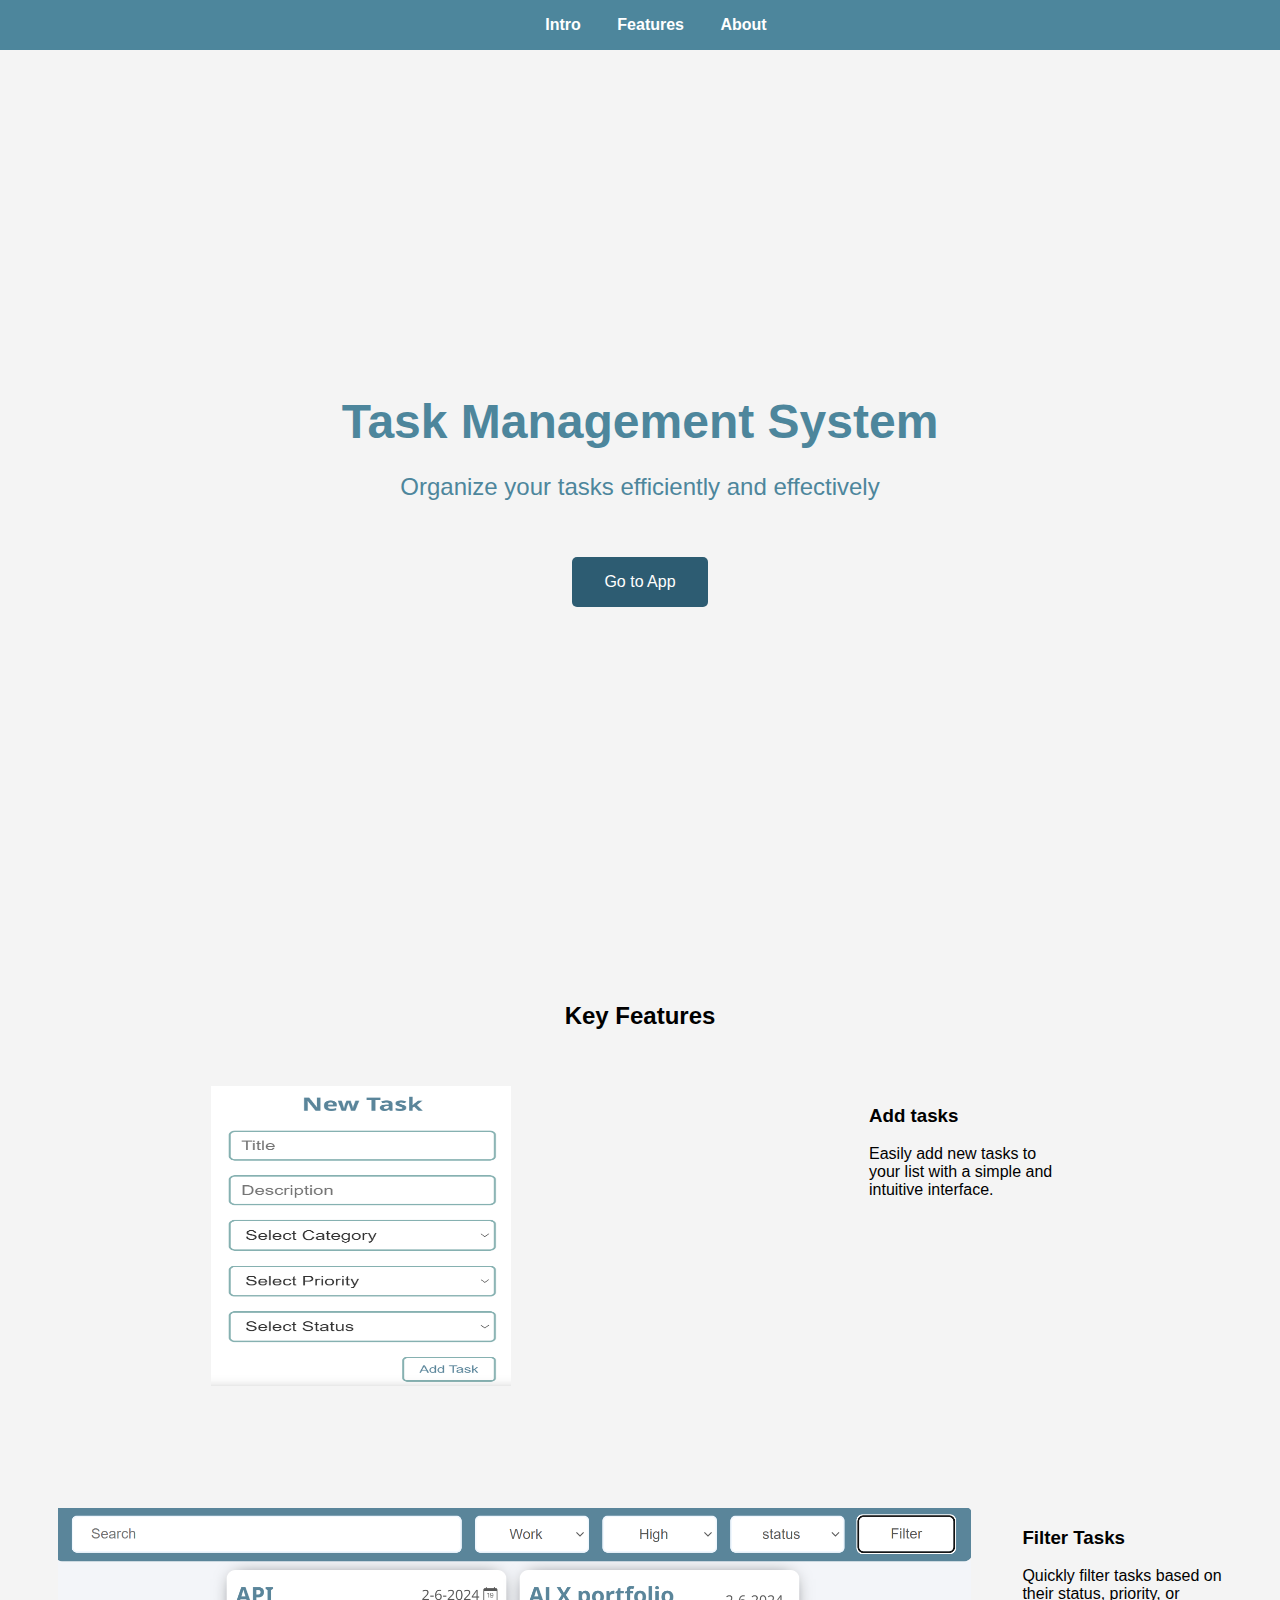
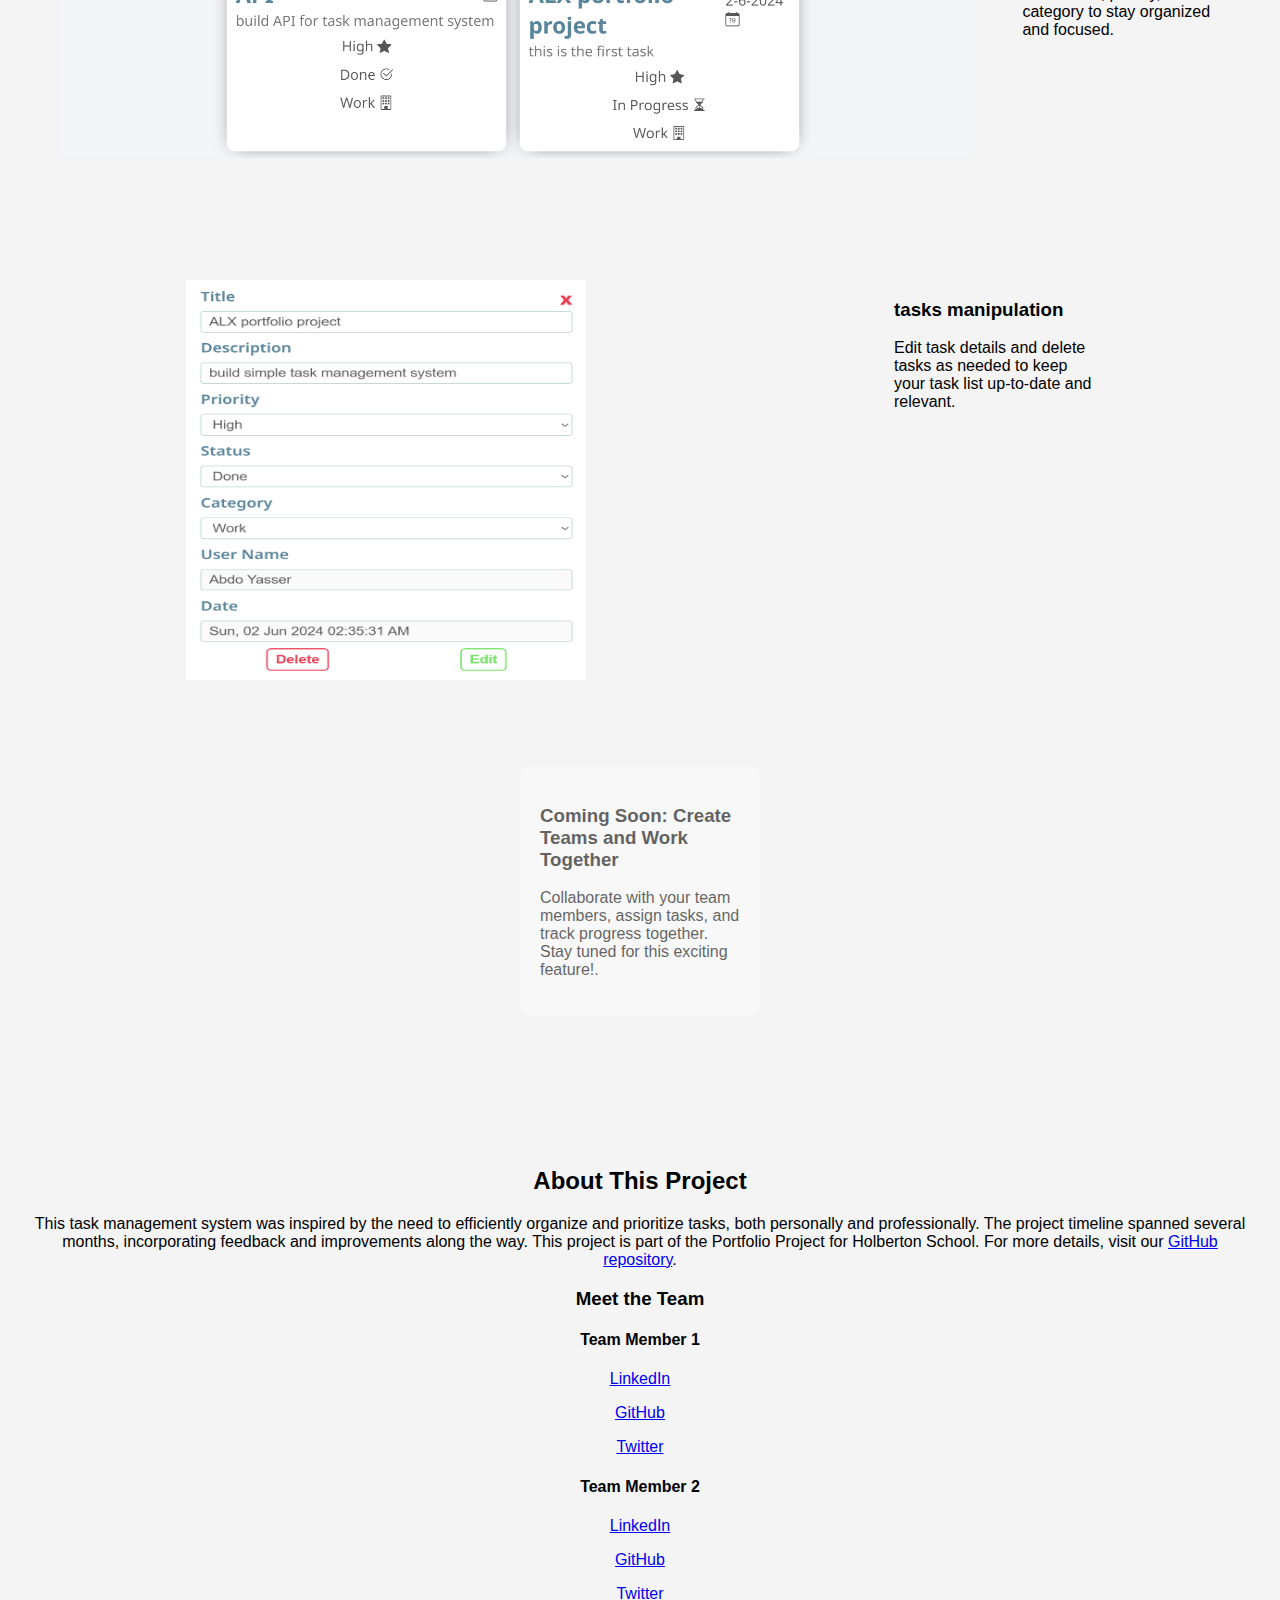
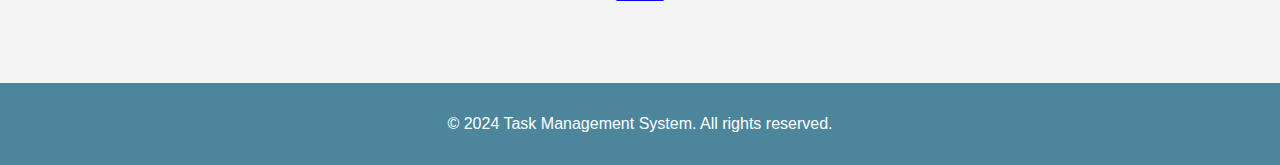
<file: landingPage/index.html>
<!DOCTYPE html>
<html lang="en">
<head>
    <meta charset="UTF-8">
    <meta name="viewport" content="width=device-width, initial-scale=1.0">
    <title>Task Management System</title>
    <link rel="stylesheet" href="styles.css">
</head>
<body>

    <div class="header">
        <nav>
            <a href="#intro">Intro</a>
            <a href="#features">Features</a>
            <a href="#about">About</a>
        </nav>
    </div>

    <div class="intro" id="intro">
        <h1>Task Management System</h1>
        <p>Organize your tasks efficiently and effectively</p>
        <button onclick="window.open('https://task-management-h2ja.onrender.com/', '_blank')">Go to App</button>
    </div>

    <div class="section" id="features">
        <h2>Key Features</h2>
        <br>
        <br>
        <div class="feature">
            <img src="./images/new task.png" width="300px" height="300px" alt="Feature 1" id="feature-one ">
            <div>
                <h3>Add tasks</h3>
                <p>Easily add new tasks to your list with a simple and intuitive interface.</p>
            </div>
        </div>
        <br>
        <br>
        <br>
        <br>
        <br>
        <div class="feature">
            <img src="./images/filter.png" width="auto" height="250px" alt="Feature 2">
            <div>
                <h3>Filter Tasks</h3>
                <p>Quickly filter tasks based on their status, priority, or category to stay organized and focused.</p>
            </div>
        </div>
        <br>
        <br>
        <br>
        <br>
        <br>
        <div class="feature">
            <img src="./images/tasks manipulation.png" width="400px" height="400px" alt="Feature 3">
            <div>
                <h3>tasks manipulation</h3>
                <p>Edit task details and delete tasks as needed to keep your task list up-to-date and relevant.</p>
            </div>
        </div>
        <br>
        <br>
        <br>
        <div class="feature">
            <div class="coming-soon">
                <h3>Coming Soon: Create Teams and Work Together</h3>
                <p>Collaborate with your team members, assign tasks, and track progress together. Stay tuned for this exciting feature!.</p>
            </div>
        </div>
    </div>
    <br>
    <br>
    <div class="section" id="about">
        <h2>About This Project</h2>
        <p>This task management system was inspired by the need to efficiently organize and prioritize tasks, both personally and professionally. The project timeline spanned several months, incorporating feedback and improvements along the way. This project is part of the Portfolio Project for Holberton School. For more details, visit our <a href="https://github.com/AbdoyassrR1/ALX-Portfolio" target="_blank">GitHub repository</a>.</p>
        
        <h3>Meet the Team</h3>
        <div class="team-member">
            <div>
                <h4>Team Member 1</h4>
                <p><a href="https://linkedin.com/in/member1" target="_blank">LinkedIn</a></p>
                <p><a href="https://github.com/member1" target="_blank">GitHub</a></p>
                <p><a href="https://twitter.com/member1" target="_blank">Twitter</a></p>
            </div>
            <div>
                <h4>Team Member 2</h4>
                <p><a href="https://linkedin.com/in/member2" target="_blank">LinkedIn</a></p>
                <p><a href="https://github.com/member2" target="_blank">GitHub</a></p>
                <p><a href="https://twitter.com/member2" target="_blank">Twitter</a></p>
            </div>
        </div>
    </div>

    <div class="footer">
        <p>&copy; 2024 Task Management System. All rights reserved.</p>
    </div>

    <script src="scripts.js"></script>

</body>
</html>
</file>
<file: landingPage/styles.css>
body {
    font-family: Arial, sans-serif;
    margin: 0;
    padding: 0;
    box-sizing: border-box;
    scroll-behavior: smooth; /* Enable smooth scrolling */
    background-color: #f4f4f4;
}
.header {
    background-color: #4D869C;
    color: white;
    padding: 1rem;
    text-align: center;
    position: fixed;
    width: 100%;
    top: 0;
    z-index: 1000;
}
.header nav a {
    color: white;
    margin: 0 1rem;
    text-decoration: none;
    font-weight: bold;
    cursor: pointer;
}
.intro {
    background: url('https://startinfinity.s3.us-east-2.amazonaws.com/production/blog/post/5/main/1SvzKctRCi8bwB0QPdOZkBP0pRhsOqZpl0wjs6y0.png') no-repeat center center/cover;
    height: 100vh;
    display: flex;
    flex-direction: column;
    justify-content: center;
    align-items: center;
    color: white;
    text-align: center;
    padding-top: 50px; /* To compensate for fixed header */
}
.intro h1 {
    font-size: 3rem;
    margin: 0;
    color: #4D869C;
}
.intro p {
    font-size: 1.5rem;
    color: #4D869C;
}
.intro button {
    margin-top: 2rem;
    padding: 1rem 2rem;
    background-color: #2d5c72;
    border: none;
    color: white;
    font-size: 1rem;
    cursor: pointer;
    border-radius: 5px;
}
.section {
    padding: 2rem;
    text-align: center;
}
.feature {
    display: flex;
    justify-content: space-around;
    margin-bottom: 2rem;
}
/* .feature img {
    width: auto;
    height: 250px;
    border-radius: 8px;
} */
.feature div {
    max-width: 200px;
    text-align: left;
}
.feature .coming-soon div {
    max-width: 200px;
    text-align: right;
    
}
.coming-soon {
    opacity: 0.6;
    background: rgba(255, 255, 255, 0.7);
    padding: 20px;
    border-radius: 10px;
}

.about .team-member {
    display: flex;
    justify-content: space-around;
    margin-bottom: 2rem;
}
.about .team-member div {
    max-width: 200px;
    text-align: left;
}
.footer {
    background-color: #4D869C;
    padding: 1rem;
    text-align: center;
    color: white;
    margin-top: 2rem;
}
</file>
